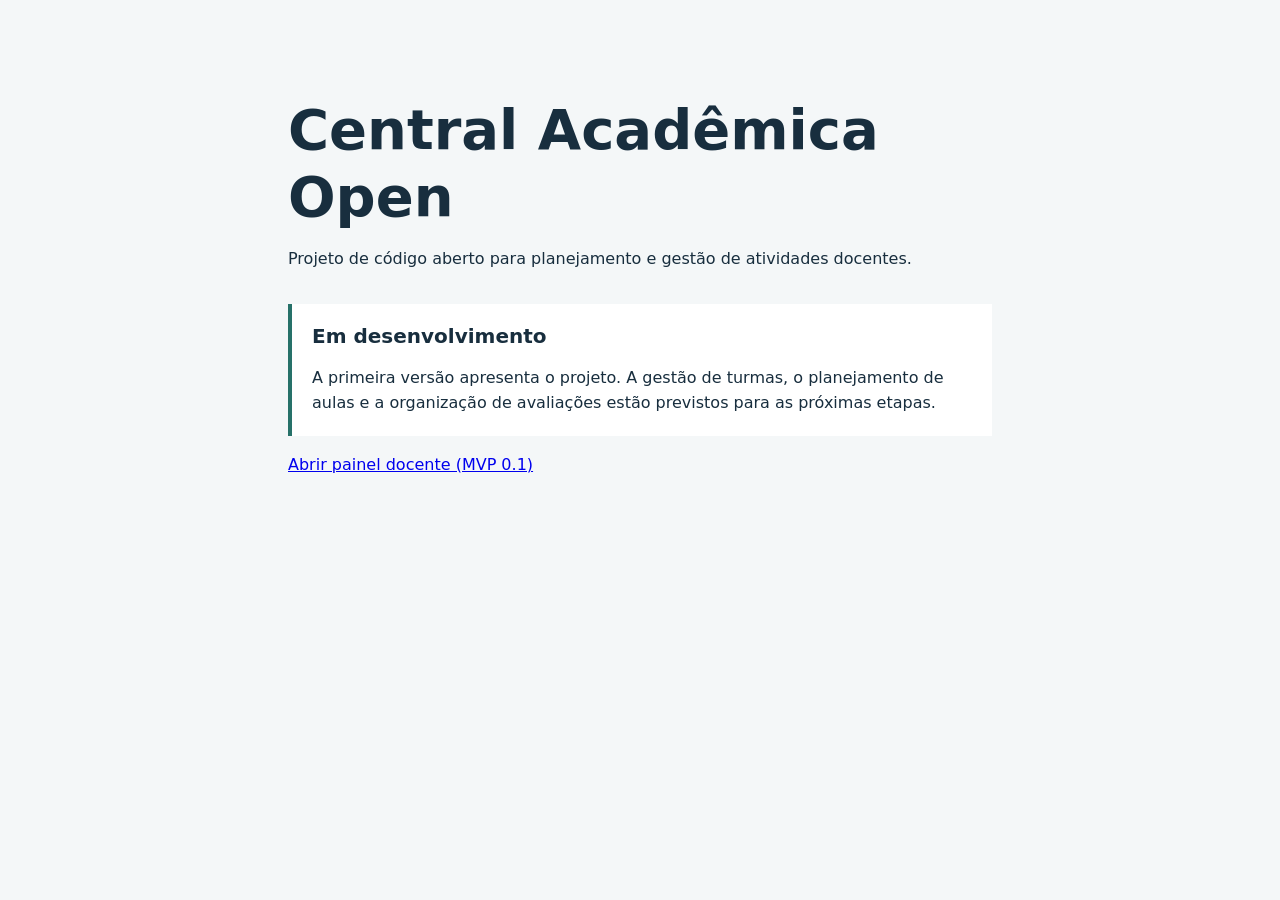
<file: web/index.html>
<!doctype html>
<html lang="pt-BR">
  <head>
    <meta charset="utf-8">
    <meta name="viewport" content="width=device-width, initial-scale=1">
    <title>Central Acadêmica Open</title>
    <link rel="stylesheet" href="assets/css/main.css">
  </head>
  <body>
    <main class="welcome">
      <h1>Central Acadêmica Open</h1>
      <p>Projeto de código aberto para planejamento e gestão de atividades docentes.</p>

      <section aria-labelledby="stage-heading">
        <h2 id="stage-heading">Em desenvolvimento</h2>
        <p>A primeira versão apresenta o projeto. A gestão de turmas, o planejamento de aulas e a organização de avaliações estão previstos para as próximas etapas.</p>
      </section>
      <p><a href="app.html">Abrir painel docente (MVP 0.1)</a></p>
    </main>
  </body>
</html>
</file>
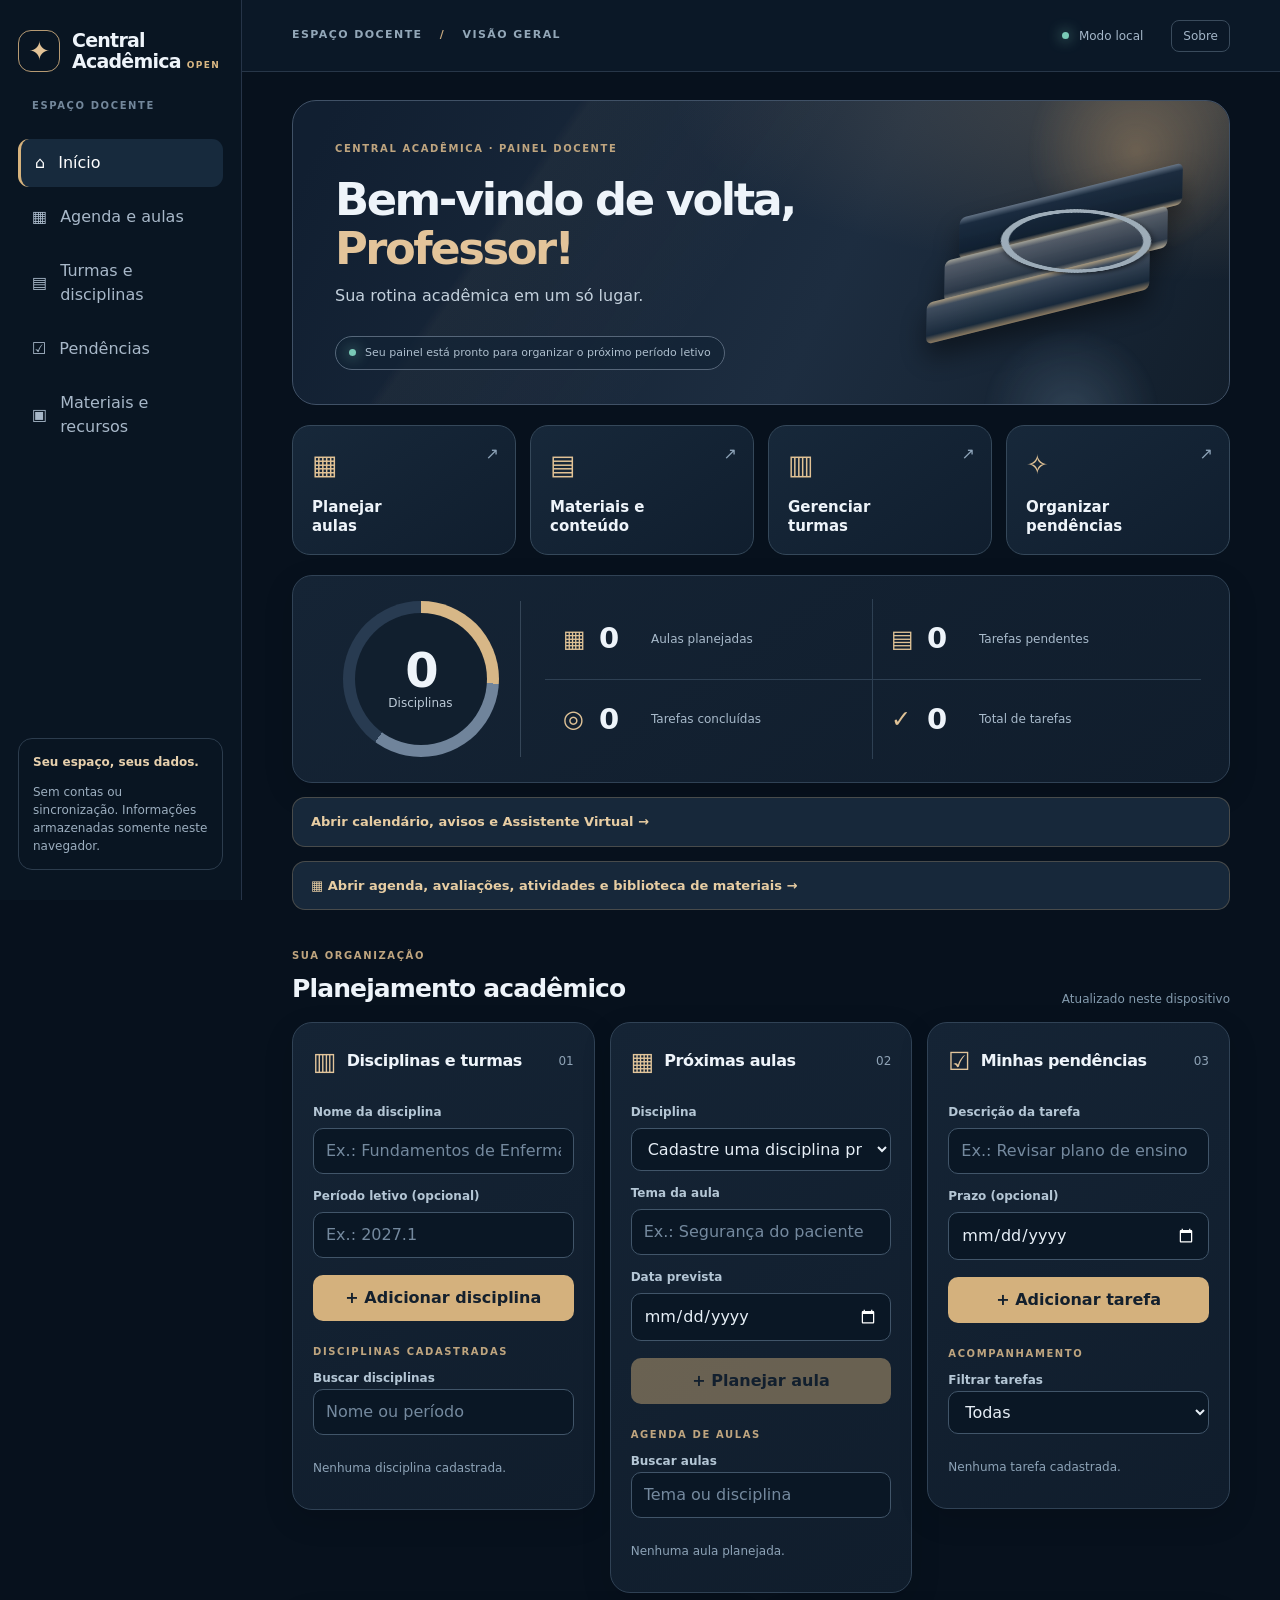
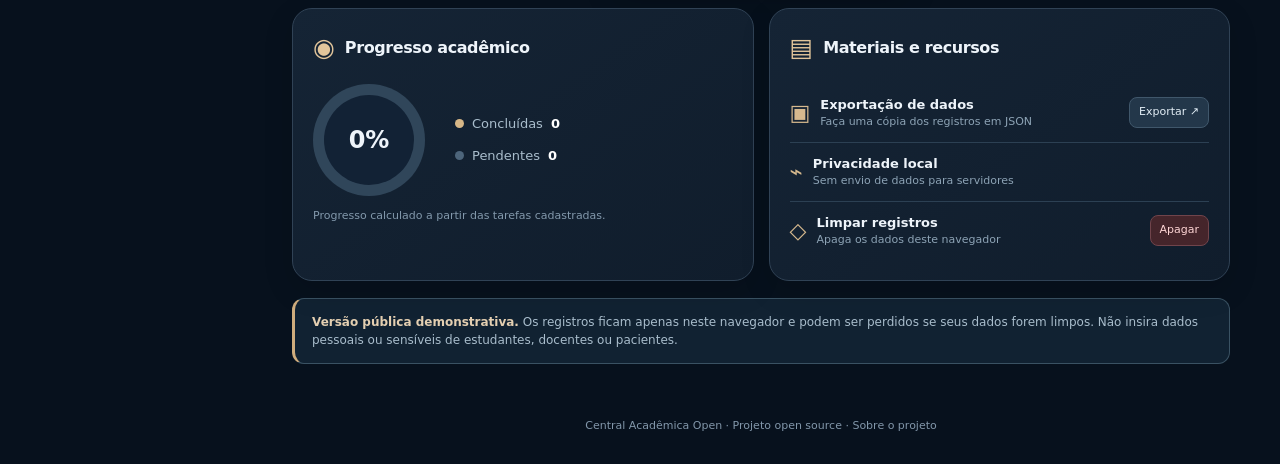
<file: web/app.html>
<!doctype html>
<html lang="pt-BR"><head><meta charset="utf-8"><meta name="viewport" content="width=device-width, initial-scale=1"><meta name="theme-color" content="#0b1422">
<title>Central Acadêmica Open | Painel docente</title>
<link rel="stylesheet" href="assets/css/app.css?v=20261119-mobile-fix1"><script src="assets/js/app.js?v=20261119-mobile-fix1" defer></script></head>
<body><a class="skip" href="#conteudo">Pular para o conteúdo</a>
<div class="shell">
<aside class="sidebar" aria-label="Navegação principal">
<a class="brand" href="index.html"><span class="brand-mark">✦</span><span>Central<br>Acadêmica <small>OPEN</small></span></a>
<div class="side-label">ESPAÇO DOCENTE</div>
<nav class="side-nav"><a class="active" href="#inicio">⌂ <span>Início</span></a><a href="modulos.html#agenda">▦ <span>Agenda e aulas</span></a><a href="#disciplinas">▤ <span>Turmas e disciplinas</span></a><a href="#tarefas">☑ <span>Pendências</span></a><a href="modulos.html#materiais">▣ <span>Materiais e recursos</span></a></nav>
<div class="side-note"><strong>Seu espaço, seus dados.</strong><p>Sem contas ou sincronização. Informações armazenadas somente neste navegador.</p></div>
</aside>
<div class="workspace">
<header class="topbar"><div class="mobile-brand">✦ Central Acadêmica <span>OPEN</span></div><div class="crumb">ESPAÇO DOCENTE <span>/</span> VISÃO GERAL</div><div class="top-actions"><span class="privacy-dot"></span> Modo local <a href="index.html" title="Sobre o projeto">Sobre</a></div></header>
<main id="conteudo">
<section id="inicio" class="hero" aria-labelledby="hero-title"><div class="hero-content"><span class="eyebrow">CENTRAL ACADÊMICA · PAINEL DOCENTE</span><h1 id="hero-title">Bem-vindo de volta,<br><em>Professor!</em></h1><p>Sua rotina acadêmica em um só lugar.</p><div class="hero-pill"><span class="pulse"></span> Seu painel está pronto para organizar o próximo período letivo</div></div><div class="hero-art" aria-hidden="true"><div class="orb orb-a"></div><div class="orb orb-b"></div><div class="book book-1"></div><div class="book book-2"></div><div class="book book-3"></div><div class="book-line"></div></div></section>
<section class="quick" aria-label="Acesso rápido"><a href="calendario.html" class="quick-card"><span class="quick-icon">▦</span><strong>Planejar<br>aulas</strong><span class="quick-arrow">↗</span></a><a href="modulos.html#materiais" class="quick-card"><span class="quick-icon">▤</span><strong>Materiais e<br>conteúdo</strong><span class="quick-arrow">↗</span></a><a href="#disciplinas" class="quick-card"><span class="quick-icon">▥</span><strong>Gerenciar<br>turmas</strong><span class="quick-arrow">↗</span></a><a href="calendario.html#avisos" class="quick-card"><span class="quick-icon">✧</span><strong>Organizar<br>pendências</strong><span class="quick-arrow">↗</span></a></section>
<section class="overview panel" aria-label="Resumo acadêmico"><div class="overview-head"><div class="ring"><div class="ring-inner"><strong id="count-disc">0</strong><span>Disciplinas</span></div></div></div><div class="overview-grid"><div><span class="metric-icon">▦</span><strong id="count-lessons">0</strong><span>Aulas planejadas</span></div><div><span class="metric-icon">▤</span><strong id="count-tasks">0</strong><span>Tarefas pendentes</span></div><div><span class="metric-icon">◎</span><strong id="count-done">0</strong><span>Tarefas concluídas</span></div><div><span class="metric-icon">✓</span><strong id="count-total-tasks">0</strong><span>Total de tarefas</span></div></div></section>
<div class="module-link"><a href="calendario.html">Abrir calendário, avisos e Assistente Virtual →</a></div><div class="module-link"><a href="modulos.html">▦ Abrir agenda, avaliações, atividades e biblioteca de materiais →</a></div><div class="section-heading"><div><span class="eyebrow">SUA ORGANIZAÇÃO</span><h2>Planejamento acadêmico</h2></div><span class="section-hint">Atualizado neste dispositivo</span></div>
<div class="columns">
<section class="panel module" id="disciplinas" aria-labelledby="disciplinas-title"><div class="module-title"><div><span class="module-icon">▥</span><h3 id="disciplinas-title">Disciplinas e turmas</h3></div><span class="module-tag">01</span></div>
<form id="form-disc"><label for="disc-name">Nome da disciplina</label><input id="disc-name" name="name" required maxlength="100" placeholder="Ex.: Fundamentos de Enfermagem"><label for="disc-term">Período letivo (opcional)</label><input id="disc-term" name="term" maxlength="60" placeholder="Ex.: 2027.1"><button type="submit">+ Adicionar disciplina</button></form><div class="list-head">DISCIPLINAS CADASTRADAS</div><label for="filter-disc">Buscar disciplinas</label><input id="filter-disc" type="search" placeholder="Nome ou período"><ul id="disc-list" class="records" aria-live="polite"></ul></section>
<section class="panel module" id="aulas" aria-labelledby="aulas-title"><div class="module-title"><div><span class="module-icon">▦</span><h3 id="aulas-title">Próximas aulas</h3></div><span class="module-tag">02</span></div>
<form id="form-lesson"><label for="lesson-disc">Disciplina</label><select id="lesson-disc" required></select><label for="lesson-title">Tema da aula</label><input id="lesson-title" required maxlength="120" placeholder="Ex.: Segurança do paciente"><label for="lesson-date">Data prevista</label><input id="lesson-date" type="date" required><button type="submit">+ Planejar aula</button></form><div class="list-head">AGENDA DE AULAS</div><label for="filter-lesson">Buscar aulas</label><input id="filter-lesson" type="search" placeholder="Tema ou disciplina"><ul id="lesson-list" class="records" aria-live="polite"></ul></section>
<section class="panel module" id="tarefas" aria-labelledby="tarefas-title"><div class="module-title"><div><span class="module-icon">☑</span><h3 id="tarefas-title">Minhas pendências</h3></div><span class="module-tag">03</span></div>
<form id="form-task"><label for="task-title">Descrição da tarefa</label><input id="task-title" required maxlength="140" placeholder="Ex.: Revisar plano de ensino"><label for="task-date">Prazo (opcional)</label><input id="task-date" type="date"><button type="submit">+ Adicionar tarefa</button></form><div class="list-head">ACOMPANHAMENTO</div><label for="filter-task">Filtrar tarefas</label><select id="filter-task"><option value="all">Todas</option><option value="pending">Pendentes</option><option value="done">Concluídas</option></select><ul id="task-list" class="records" aria-live="polite"></ul></section>
</div>
<div class="secondary-grid"><section class="panel info-panel"><div class="module-title"><div><span class="module-icon">◉</span><h3>Progresso acadêmico</h3></div></div><div class="progress-content"><div class="progress-ring" id="progress-ring"><strong id="progress-percent">0%</strong></div><div class="progress-legend"><span><i class="dot complete"></i> Concluídas <strong id="progress-done">0</strong></span><span><i class="dot pending"></i> Pendentes <strong id="progress-pending">0</strong></span></div></div><p class="micro">Progresso calculado a partir das tarefas cadastradas.</p></section>
<section class="panel info-panel" id="recursos"><div class="module-title"><div><span class="module-icon">▤</span><h3>Materiais e recursos</h3></div></div><div class="resource-row"><span>▣</span><div><strong>Exportação de dados</strong><small>Faça uma cópia dos registros em JSON</small></div><button id="export" type="button" class="small-btn">Exportar ↗</button></div><div class="resource-row"><span>⌁</span><div><strong>Privacidade local</strong><small>Sem envio de dados para servidores</small></div></div><div class="resource-row"><span>◇</span><div><strong>Limpar registros</strong><small>Apaga os dados deste navegador</small></div><button id="clear" type="button" class="small-btn danger">Apagar</button></div></section></div>
<section class="notice" aria-label="Privacidade"><strong>Versão pública demonstrativa.</strong> Os registros ficam apenas neste navegador e podem ser perdidos se seus dados forem limpos. Não insira dados pessoais ou sensíveis de estudantes, docentes ou pacientes.</section>
<p id="feedback" class="sr-only" role="status" aria-live="polite"></p>
</main><footer>Central Acadêmica Open · Projeto open source · <a href="index.html">Sobre o projeto</a></footer>
<nav class="bottom-nav" aria-label="Navegação móvel"><a href="#inicio"><span>⌂</span>Início</a><a href="calendario.html"><span>▦</span>Calendário</a><a href="#aulas"><span>▦</span>Aulas</a><a href="#disciplinas"><span>▥</span>Turmas</a><a href="#tarefas"><span>☑</span>Tarefas</a><a href="#recursos"><span>▣</span>Mais</a></nav>
</div></div></body></html>
</file>
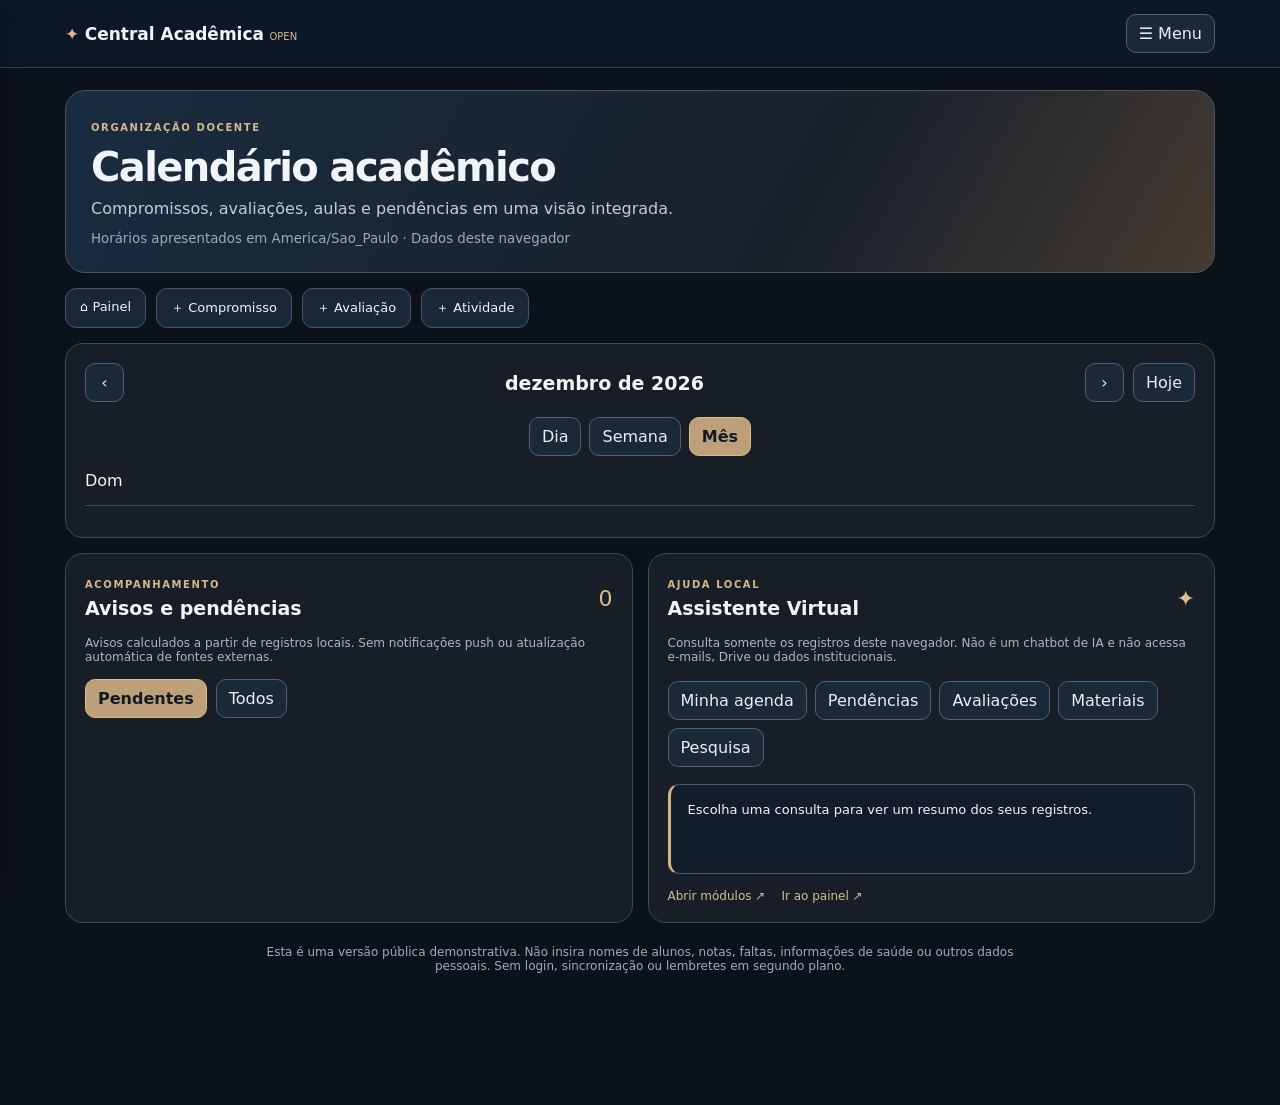
<file: web/calendario.html>
<!doctype html><html lang="pt-BR"><head><meta charset="utf-8"><meta name="viewport" content="width=device-width,initial-scale=1"><meta name="theme-color" content="#101827"><title>Calendário e avisos | Central Acadêmica Open</title><link rel="stylesheet" href="assets/css/calendar.css?v=1"><script src="assets/js/calendar.js?v=1" defer></script></head><body><a class="skip" href="#main">Pular para conteúdo</a><header><a href="app.html" class="logo">✦ <strong>Central Acadêmica</strong> <small>OPEN</small></a><button id="menu-toggle" type="button" aria-controls="drawer" aria-expanded="false">☰ Menu</button></header><div id="overlay" hidden></div><nav id="drawer" aria-label="Menu principal" inert><button id="menu-close" type="button">Fechar ×</button><a href="app.html">Início</a><a href="calendario.html">Calendário</a><a href="modulos.html#agenda">Agenda e avaliações</a><a href="modulos.html#atividades">Atividades</a><a href="modulos.html#materiais">Materiais</a><a href="#assistente">Assistente Virtual</a></nav><main id="main"><section class="intro"><span class="eyebrow">ORGANIZAÇÃO DOCENTE</span><h1>Calendário acadêmico</h1><p>Compromissos, avaliações, aulas e pendências em uma visão integrada.</p><small>Horários apresentados em America/Sao_Paulo · Dados deste navegador</small></section><div class="quick"><a href="app.html">⌂ Painel</a><a href="modulos.html#agenda">＋ Compromisso</a><a href="modulos.html#avaliacoes">＋ Avaliação</a><a href="modulos.html#atividades">＋ Atividade</a></div><section class="panel calendar" aria-labelledby="month-label"><div class="calendar-top"><button id="prev" type="button" aria-label="Mês anterior">‹</button><h2 id="month-label"></h2><button id="next" type="button" aria-label="Próximo mês">›</button><button id="today" type="button">Hoje</button></div><div class="view-controls" role="group" aria-label="Modo de visualização"><button type="button" data-view="day">Dia</button><button type="button" data-view="week">Semana</button><button type="button" data-view="month" aria-pressed="true">Mês</button></div><div id="calendar-grid" class="calendar-grid" aria-label="Calendário"></div><div id="day-events" class="day-events" aria-live="polite"></div></section><div class="two"><section class="panel" id="avisos"><div class="section-heading"><div><span class="eyebrow">ACOMPANHAMENTO</span><h2>Avisos e pendências</h2></div><span id="notice-count" class="counter">0</span></div><p class="hint">Avisos calculados a partir de registros locais. Sem notificações push ou atualização automática de fontes externas.</p><div class="notice-actions"><button type="button" id="show-pending" aria-pressed="true">Pendentes</button><button type="button" id="show-all" aria-pressed="false">Todos</button></div><ul id="notice-list" class="records"></ul></section><section class="panel" id="assistente"><div class="section-heading"><div><span class="eyebrow">AJUDA LOCAL</span><h2>Assistente Virtual</h2></div><span class="assistant-symbol">✦</span></div><p class="hint">Consulta somente os registros deste navegador. Não é um chatbot de IA e não acessa e-mails, Drive ou dados institucionais.</p><div class="assistant-actions"><button type="button" data-ask="agenda">Minha agenda</button><button type="button" data-ask="pendencias">Pendências</button><button type="button" data-ask="avaliacoes">Avaliações</button><button type="button" data-ask="materiais">Materiais</button><button type="button" data-ask="pesquisa">Pesquisa</button></div><div id="assistant-output" role="status" aria-live="polite" class="assistant-output">Escolha uma consulta para ver um resumo dos seus registros.</div><div class="assistant-links"><a href="modulos.html">Abrir módulos ↗</a><a href="app.html">Ir ao painel ↗</a></div></section></div><p class="privacy">Esta é uma versão pública demonstrativa. Não insira nomes de alunos, notas, faltas, informações de saúde ou outros dados pessoais. Sem login, sincronização ou lembretes em segundo plano.</p></main><dialog id="event-dialog" aria-labelledby="event-title"><div class="dialog-top"><h2 id="event-title">Detalhes</h2><button id="dialog-close" type="button" aria-label="Fechar">×</button></div><div id="event-detail"></div><button id="dialog-ok" type="button">Entendi</button></dialog><nav class="bottom" aria-label="Navegação inferior"><a href="app.html">⌂<span>Início</span></a><a href="calendario.html">▦<span>Calendário</span></a><a href="modulos.html#agenda">＋<span>Agenda</span></a><a href="#avisos">◉<span>Avisos</span></a><a href="#assistente">✦<span>Assistente</span></a></nav></body></html>
</file>
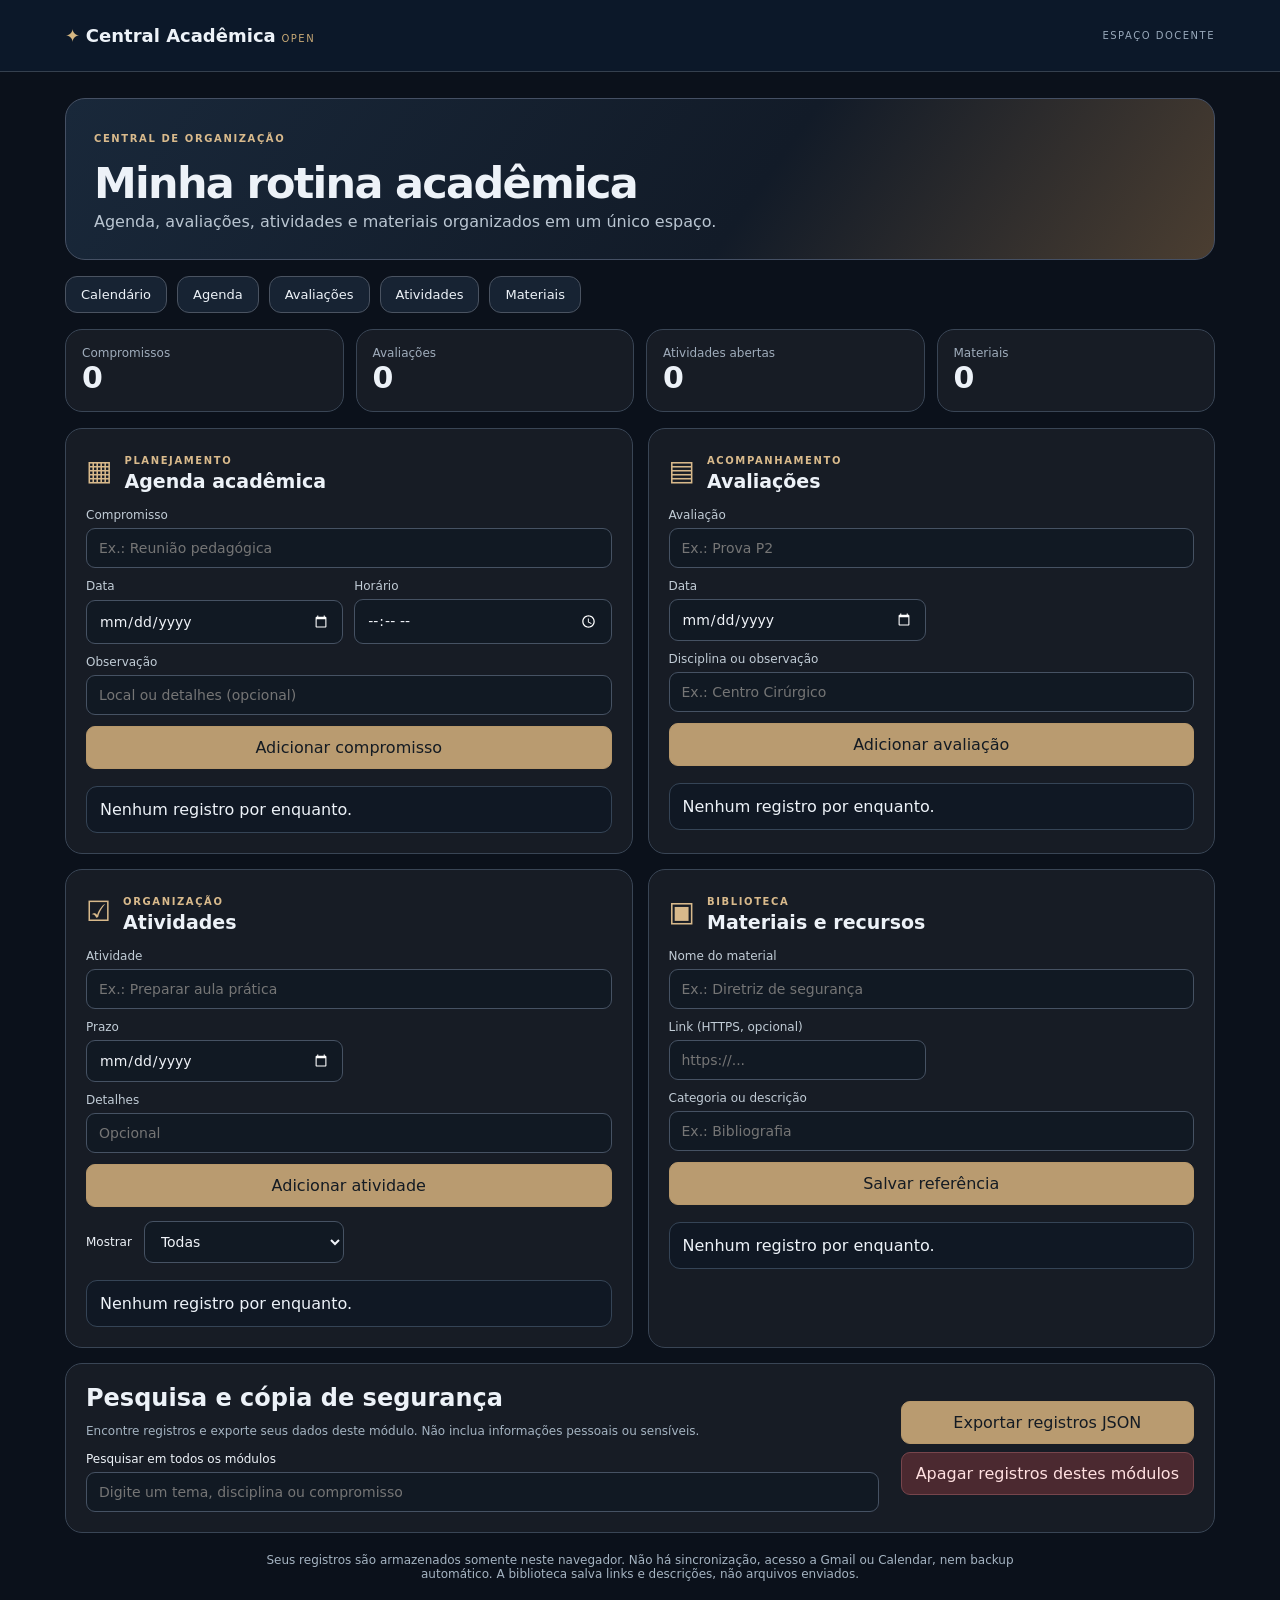
<file: web/modulos.html>
<!doctype html><html lang="pt-BR"><head><meta charset="utf-8"><meta name="viewport" content="width=device-width,initial-scale=1"><meta name="theme-color" content="#101827"><title>Agenda e recursos | Central Acadêmica Open</title><link rel="stylesheet" href="assets/css/modules.css?v=1"><script src="assets/js/modules.js?v=1" defer></script></head><body>
<header><a class="brand" href="app.html">✦ <strong>Central Acadêmica</strong> <small>OPEN</small></a><span>ESPAÇO DOCENTE</span></header>
<main><div class="intro"><span class="eyebrow">CENTRAL DE ORGANIZAÇÃO</span><h1>Minha rotina acadêmica</h1><p>Agenda, avaliações, atividades e materiais organizados em um único espaço.</p></div>
<nav class="tabs" aria-label="Módulos"><a href="calendario.html">Calendário</a><a href="#agenda">Agenda</a><a href="#avaliacoes">Avaliações</a><a href="#atividades">Atividades</a><a href="#materiais">Materiais</a></nav>
<section class="summary" aria-label="Resumo"><article><span>Compromissos</span><strong id="n-agenda">0</strong></article><article><span>Avaliações</span><strong id="n-avaliacoes">0</strong></article><article><span>Atividades abertas</span><strong id="n-atividades">0</strong></article><article><span>Materiais</span><strong id="n-materiais">0</strong></article></section>
<div class="layout">
<section class="panel" id="agenda"><div class="heading"><span class="symbol">▦</span><div><small>PLANEJAMENTO</small><h2>Agenda acadêmica</h2></div></div><form data-kind="agenda"><label>Compromisso<input name="title" maxlength="120" required placeholder="Ex.: Reunião pedagógica"></label><label>Data<input type="date" name="date" required></label><label>Horário<input type="time" name="time"></label><label>Observação<input name="detail" maxlength="160" placeholder="Local ou detalhes (opcional)"></label><button>Adicionar compromisso</button></form><ul id="list-agenda" class="entries"></ul></section>
<section class="panel" id="avaliacoes"><div class="heading"><span class="symbol">▤</span><div><small>ACOMPANHAMENTO</small><h2>Avaliações</h2></div></div><form data-kind="avaliacoes"><label>Avaliação<input name="title" maxlength="120" required placeholder="Ex.: Prova P2"></label><label>Data<input type="date" name="date" required></label><label>Disciplina ou observação<input name="detail" maxlength="160" placeholder="Ex.: Centro Cirúrgico"></label><button>Adicionar avaliação</button></form><ul id="list-avaliacoes" class="entries"></ul></section>
<section class="panel" id="atividades"><div class="heading"><span class="symbol">☑</span><div><small>ORGANIZAÇÃO</small><h2>Atividades</h2></div></div><form data-kind="atividades"><label>Atividade<input name="title" maxlength="120" required placeholder="Ex.: Preparar aula prática"></label><label>Prazo<input type="date" name="date"></label><label>Detalhes<input name="detail" maxlength="160" placeholder="Opcional"></label><button>Adicionar atividade</button></form><div class="filter"><label for="activity-filter">Mostrar</label><select id="activity-filter"><option value="all">Todas</option><option value="open">Em andamento</option><option value="done">Concluídas</option></select></div><ul id="list-atividades" class="entries"></ul></section>
<section class="panel" id="materiais"><div class="heading"><span class="symbol">▣</span><div><small>BIBLIOTECA</small><h2>Materiais e recursos</h2></div></div><form data-kind="materiais"><label>Nome do material<input name="title" maxlength="120" required placeholder="Ex.: Diretriz de segurança"></label><label>Link (HTTPS, opcional)<input name="url" type="url" placeholder="https://..."></label><label>Categoria ou descrição<input name="detail" maxlength="160" placeholder="Ex.: Bibliografia"></label><button>Salvar referência</button></form><ul id="list-materiais" class="entries"></ul></section>
</div>
<section class="panel utility"><div><h2>Pesquisa e cópia de segurança</h2><p>Encontre registros e exporte seus dados deste módulo. Não inclua informações pessoais ou sensíveis.</p><label for="search">Pesquisar em todos os módulos</label><input id="search" type="search" placeholder="Digite um tema, disciplina ou compromisso"></div><div class="utility-buttons"><button id="backup" type="button">Exportar registros JSON</button><button id="erase" type="button" class="danger">Apagar registros destes módulos</button></div></section>
<p class="privacy">Seus registros são armazenados somente neste navegador. Não há sincronização, acesso a Gmail ou Calendar, nem backup automático. A biblioteca salva links e descrições, não arquivos enviados.</p><p id="status" role="status" aria-live="polite" class="sr-only"></p>
</main><nav class="bottom" aria-label="Navegação móvel"><a href="app.html">⌂<span>Início</span></a><a href="calendario.html">▦<span>Calendário</span></a><a href="#agenda">▦<span>Agenda</span></a><a href="#avaliacoes">▤<span>Avaliações</span></a><a href="#atividades">☑<span>Atividades</span></a><a href="#materiais">▣<span>Materiais</span></a></nav></body></html>
</file>
<file: web/assets/css/main.css>
:root {
  color-scheme: light;
  font-family: system-ui, sans-serif;
  line-height: 1.6;
  color: #182e3e;
  background: #f4f7f8;
}

body {
  margin: 0;
}

.welcome {
  max-width: 44rem;
  margin-inline: auto;
  padding: clamp(2rem, 9vw, 6rem) 1.5rem;
}

h1,
h2 {
  line-height: 1.2;
}

h1 {
  margin: 0;
  font-size: clamp(2rem, 6vw, 3.5rem);
}

section {
  margin-block-start: 2rem;
  padding: 1.25rem;
  border-inline-start: 0.25rem solid #267169;
  background: #fff;
}

h2 {
  margin-block-start: 0;
  font-size: 1.25rem;
}

section p {
  margin-block-end: 0;
}
</file>
<file: web/assets/css/app.css>
:root{font-family:Inter,ui-sans-serif,system-ui,-apple-system,"Segoe UI",sans-serif;color:#eef4fa;background:#07111d;line-height:1.5;color-scheme:dark;scroll-behavior:smooth}*{box-sizing:border-box}body{margin:0}a{color:inherit;text-decoration:none}button,input,select{font:inherit}button,a,input,select{touch-action:manipulation}button{cursor:pointer}.skip{position:absolute;top:-100px;left:1rem;background:white;color:#111;padding:.6rem;z-index:30}.skip:focus{top:1rem}.shell{min-height:100vh;display:grid;grid-template-columns:242px minmax(0,1fr)}.sidebar{background:#091522;border-right:1px solid #263448;padding:30px 18px;position:sticky;top:0;height:100vh;display:flex;flex-direction:column;gap:26px}.brand{display:flex;align-items:center;gap:12px;font-size:19px;font-weight:800;line-height:1.1;letter-spacing:-.04em}.brand-mark{display:grid;place-items:center;width:42px;height:42px;border:1px solid #b69a73;border-radius:13px;color:#e3c397;font-size:26px}.brand small{color:#d9b783;font-size:9px;letter-spacing:.15em}.side-label,.eyebrow,.list-head{font-size:10px;letter-spacing:.16em;font-weight:800;color:#bfa57f}.side-label{padding:0 14px;color:#73879b}.side-nav{display:grid;gap:6px}.side-nav a{padding:12px 14px;border-radius:11px;color:#a8b8c9;display:flex;gap:13px;align-items:center}.side-nav a:first-letter{font-size:19px}.side-nav a.active,.side-nav a:hover{background:#172a3d;color:#fff}.side-nav a.active{border-left:3px solid #d7b37d}.side-note{margin-top:auto;border:1px solid #2c3c4d;border-radius:14px;padding:14px;color:#9caebf;font-size:12px}.side-note strong{color:#e7d0ad}.side-note p{margin-bottom:0}.workspace{min-width:0}.topbar{height:72px;display:flex;align-items:center;justify-content:space-between;padding:0 clamp(18px,4vw,50px);border-bottom:1px solid #273648;background:#0b1827}.crumb{font-size:11px;font-weight:800;letter-spacing:.13em;color:#93a7b8}.crumb span{margin:0 12px;color:#c9ab80}.top-actions{display:flex;align-items:center;gap:10px;color:#a4b6c8;font-size:12px}.top-actions a{margin-left:18px;border:1px solid #3a4b5c;padding:6px 11px;border-radius:8px}.privacy-dot,.pulse{width:7px;height:7px;border-radius:50%;background:#79c9b6;display:inline-block;box-shadow:0 0 14px #79c9b6}.mobile-brand{display:none}main{max-width:1320px;margin:auto;padding:28px clamp(18px,4vw,50px) 40px}.hero{position:relative;overflow:hidden;min-height:280px;border:1px solid #405166;border-radius:24px;background:linear-gradient(115deg,#111f31 4%,#1d2d40 58%,#121e2b);display:flex;align-items:center;padding:34px 42px;isolation:isolate}.hero:before{content:"";position:absolute;inset:0;background:linear-gradient(125deg,transparent 25%,#e2c1940a 26%,transparent 49%),radial-gradient(ellipse at 100% 0,#c7a57b44,transparent 42%);z-index:-1}.hero-content{position:relative;z-index:2}.hero h1{font-size:clamp(29px,3.5vw,51px);line-height:1.1;letter-spacing:-.055em;margin:16px 0 10px}.hero h1 em{font-style:normal;color:#e3c49a}.hero p{color:#c3d0dc;font-size:16px;margin:0}.hero-pill{display:inline-flex;align-items:center;gap:9px;margin-top:28px;border:1px solid #566679;background:#122235a8;padding:8px 13px;border-radius:30px;color:#aebfce;font-size:11px}.hero-art{position:absolute;right:3%;top:0;width:40%;height:100%;opacity:.85}.orb{position:absolute;border-radius:50%;filter:blur(2px)}.orb-a{width:220px;height:220px;background:radial-gradient(circle,#bd986b77,transparent 70%);right:-45px;top:-60px}.orb-b{width:180px;height:180px;background:radial-gradient(circle,#7290aa55,transparent 70%);right:40px;bottom:-100px}.book{position:absolute;width:230px;height:40px;right:15px;transform:rotate(-14deg) skewX(-15deg);border-radius:6px;background:linear-gradient(180deg,#718194,#192b40 18%,#102031 85%,#c6b18d 100%);box-shadow:0 14px 25px #0008}.book-1{top:90px}.book-2{top:133px;right:30px;background:linear-gradient(180deg,#b9b7a9,#5c6470 15%,#303d4d 80%,#d0c2a6)}.book-3{top:175px;right:48px;background:linear-gradient(180deg,#c4b08d,#465465 15%,#1a2b3d 80%,#a48c6a)}.book-line{position:absolute;right:50px;top:65px;width:150px;height:150px;border:8px solid #b5c5d0;border-radius:50%;transform:rotateX(65deg) rotate(-18deg);box-shadow:0 4px 9px #0009}.quick{display:grid;grid-template-columns:repeat(4,minmax(0,1fr));gap:14px;margin:20px 0}.quick-card{position:relative;background:linear-gradient(145deg,#17283a,#101e2e);border:1px solid #35485a;border-radius:18px;min-height:130px;padding:19px;display:flex;flex-direction:column;justify-content:space-between;transition:transform .2s,border-color .2s}.quick-card:hover{transform:translateY(-3px);border-color:#c2a27a}.quick-icon{font-size:27px;color:#e1c295}.quick-card strong{font-size:15px;line-height:1.22}.quick-arrow{position:absolute;right:16px;top:16px;color:#8da3b8}.panel{border:1px solid #304255;background:linear-gradient(145deg,#152435,#101d2c);border-radius:20px;box-shadow:0 10px 30px #0002}.overview{padding:23px 28px;display:grid;grid-template-columns:200px 1fr;gap:24px;align-items:center}.overview-head{display:flex;justify-content:center;border-right:1px solid #354658}.ring{width:156px;height:156px;border-radius:50%;padding:12px;background:conic-gradient(#d7b787 0 26%,#70849b 26% 60%,#283b51 60% 100%)}.ring-inner{height:100%;border-radius:50%;background:#111f2e;display:flex;flex-direction:column;justify-content:center;align-items:center}.ring strong{font-size:48px;line-height:1;letter-spacing:-.06em}.ring span{font-size:12px;color:#bdcbd8}.overview-grid{display:grid;grid-template-columns:1fr 1fr}.overview-grid>div{display:grid;grid-template-columns:28px 44px 1fr;align-items:center;gap:8px;padding:18px;border-bottom:1px solid #2e4053}.overview-grid>div:nth-last-child(-n+2){border-bottom:0}.overview-grid>div:nth-child(odd){border-right:1px solid #2e4053}.overview-grid strong{font-size:29px}.overview-grid span:last-child{color:#a8bacb;font-size:12px}.metric-icon{color:#dfc296;font-size:24px}.section-heading{display:flex;justify-content:space-between;align-items:end;margin:32px 0 14px}.section-heading h2{margin:4px 0 0;font-size:25px;letter-spacing:-.035em}.section-hint{color:#849bae;font-size:12px}.columns{display:grid;grid-template-columns:repeat(3,minmax(0,1fr));gap:15px;align-items:start}.module,.info-panel{padding:20px;min-width:0}.module-title{display:flex;align-items:center;justify-content:space-between;gap:8px;margin-bottom:17px}.module-title>div{display:flex;align-items:center;gap:10px}.module-title h3{font-size:16px;margin:0;letter-spacing:-.025em}.module-icon{color:#e2c59b;font-size:25px}.module-tag{color:#8fa3b6;font-size:12px}.module form{display:grid;gap:7px}.module label{font-size:12px;font-weight:650;color:#b4c6d5;margin-top:6px}.module input,.module select{width:100%;min-width:0;border:1px solid #415569;border-radius:10px;background:#0a1725;color:#e7eff7;padding:10px 12px;min-height:43px}.module input::placeholder{color:#74899e}.module form>button{background:#d4b17d;color:#14202d;border:0;border-radius:10px;padding:11px;margin-top:10px;font-weight:800}.list-head{margin:23px 0 6px;font-size:10px;color:#bfa57f}.records{padding:0;margin:12px 0 0;list-style:none;display:grid;gap:9px}.record{background:#0b1928;border:1px solid #304458;border-radius:12px;padding:12px;overflow-wrap:anywhere}.record-title{font-size:13px;font-weight:750}.record small{display:block;font-size:11px;color:#95abbd;margin-top:4px}.record-actions{display:flex;gap:6px;flex-wrap:wrap;margin-top:10px}.record-actions button,.small-btn{font-size:11px;background:#23374a;border:1px solid #40576b;color:#e3eef6;padding:6px 9px;border-radius:8px;margin:0}.record-actions button.danger,.small-btn.danger{background:#45252b;color:#ffd6d6;border-color:#70444b}.record.done .record-title{text-decoration:line-through;color:#8799a8}.empty{color:#8da3b7;font-size:12px;padding:12px 0}.secondary-grid{display:grid;grid-template-columns:1fr 1fr;gap:15px;margin-top:15px}.progress-content{display:flex;align-items:center;gap:30px}.progress-ring{width:112px;height:112px;border-radius:50%;background:conic-gradient(#d7b787 var(--progress,0%),#30465a 0);padding:11px;display:grid;place-items:center;flex-shrink:0}.progress-ring strong{display:grid;place-items:center;background:#122235;border-radius:50%;width:100%;height:100%;font-size:24px}.progress-legend{display:grid;gap:12px;font-size:13px;color:#a9bdcc}.progress-legend span{display:flex;align-items:center;gap:8px}.progress-legend strong{color:#fff}.dot{display:inline-block;width:9px;height:9px;border-radius:50%}.dot.complete{background:#d7b787}.dot.pending{background:#4d657b}.micro{font-size:11px;color:#8399ac;margin:12px 0 0}.resource-row{display:flex;gap:10px;align-items:center;padding:11px 0;border-bottom:1px solid #2c4053}.resource-row:last-child{border-bottom:0}.resource-row>span{font-size:22px;color:#d6b98e}.resource-row>div{flex:1;min-width:0}.resource-row strong,.resource-row small{display:block}.resource-row strong{font-size:13px}.resource-row small{font-size:11px;color:#8da3b5}.notice{margin-top:17px;padding:14px 17px;border:1px solid #3a5263;border-left:3px solid #d0ad7d;background:#112232;border-radius:12px;font-size:12px;color:#a9bdcc}.notice strong{color:#e4cfb1}footer{color:#8297aa;text-align:center;padding:14px 16px 30px;font-size:11px}.bottom-nav{display:none}.sr-only{position:absolute;width:1px;height:1px;padding:0;margin:-1px;overflow:hidden;clip:rect(0,0,0,0);white-space:nowrap;border:0}button:focus-visible,a:focus-visible,input:focus-visible,select:focus-visible{outline:3px solid #e2bd86;outline-offset:3px}button:hover{filter:brightness(1.1)}button:disabled{opacity:.45;cursor:not-allowed}@media(max-width:1150px){.shell{grid-template-columns:200px minmax(0,1fr)}.columns{grid-template-columns:1fr 1fr}.columns>.module:last-child{grid-column:1/-1}}@media(max-width:760px){.shell{display:block}.sidebar{display:none}.topbar{height:62px;padding:0 17px}.crumb{display:none}.mobile-brand{display:block;font-size:15px;font-weight:800}.mobile-brand span{color:#d4b17d;font-size:10px}.top-actions{font-size:11px}.top-actions a{margin-left:3px}main{padding:14px 14px 85px}.hero{min-height:240px;padding:26px 22px}.hero h1{font-size:34px}.hero p{font-size:13px}.hero-art{right:-90px;width:75%;opacity:.3}.hero-pill{font-size:10px;max-width:240px}.quick{gap:9px;margin:12px 0}.quick-card{min-height:108px;padding:12px;border-radius:14px}.quick-icon{font-size:22px}.quick-card strong{font-size:11px}.quick-arrow{right:9px;top:8px}.overview{grid-template-columns:1fr;padding:16px;gap:12px}.overview-head{border-right:0;border-bottom:1px solid #304456;padding-bottom:15px}.ring{width:120px;height:120px}.ring strong{font-size:37px}.overview-grid>div{padding:11px 6px;grid-template-columns:22px 29px 1fr;gap:5px}.overview-grid strong{font-size:23px}.overview-grid span:last-child{font-size:10px}.metric-icon{font-size:18px}.columns{grid-template-columns:1fr}.columns>.module:last-child{grid-column:auto}.secondary-grid{grid-template-columns:1fr}.section-heading h2{font-size:22px}.section-hint{display:none}.bottom-nav{position:fixed;bottom:0;left:0;right:0;display:flex;justify-content:space-around;background:#0d1a29f5;backdrop-filter:blur(18px);border-top:1px solid #39495c;padding:8px 5px max(10px,env(safe-area-inset-bottom));z-index:20}.bottom-nav a{display:grid;justify-items:center;gap:2px;font-size:10px;color:#aabccb;min-width:52px}.bottom-nav a span{font-size:23px;color:#e0c294}footer{padding-bottom:18px}}@media(max-width:370px){.quick-card{padding:9px}.quick-card strong{font-size:10px}.hero h1{font-size:30px}}
.module-link{margin:14px 0;padding:14px 18px;background:#17283a;border:1px solid #b89b704d;border-radius:13px;color:#e7cda3;font-size:13px;font-weight:700}.module-link a{display:block}
</file>
<file: web/assets/css/calendar.css>
:root{font-family:Inter,system-ui,-apple-system,"Segoe UI",sans-serif;background:#0c121c;color:#f1f4f8;color-scheme:dark}*{box-sizing:border-box}html{scroll-behavior:smooth}body{margin:0}a{color:inherit;text-decoration:none}button{font:inherit;cursor:pointer}button:focus-visible,a:focus-visible{outline:3px solid #e5c89b;outline-offset:3px}.skip{position:absolute;top:-100px;left:10px;background:white;color:#111;padding:10px}.skip:focus{top:10px;z-index:50}header{display:flex;justify-content:space-between;align-items:center;height:68px;padding:0 max(16px,calc((100vw - 1150px)/2));background:#0c1828;border-bottom:1px solid #354253}.logo{font-size:17px}.logo:first-letter,.logo small{color:#dbba89}.logo small{font-size:10px}header button,.calendar button,.notice-actions button,.assistant-actions button{border:1px solid #526074;border-radius:10px;background:#1b2838;color:#e8eff6;padding:9px 12px}#overlay:not([hidden]){position:fixed;inset:0;background:#0009;z-index:20}#drawer{position:fixed;z-index:21;inset:0 auto 0 0;width:min(315px,85vw);padding:25px;background:#142031;box-shadow:12px 0 45px #0009;display:flex;flex-direction:column;gap:8px;transform:translateX(-110%);transition:transform .2s}#drawer.open{transform:translateX(0)}#drawer a{padding:14px;border-radius:10px;background:#1c2c3e}#menu-close{align-self:end;background:#273a4b;color:#fff;border:1px solid #647487;border-radius:9px;padding:8px}main{max-width:1186px;margin:auto;padding:22px 18px 110px}.intro{background:linear-gradient(120deg,#192c40,#19212b 65%,#453b31);border:1px solid #495565;border-radius:20px;padding:25px}.eyebrow{font-size:10px;letter-spacing:.16em;color:#d7b78b;font-weight:800}.intro h1{font-size:clamp(26px,4vw,40px);margin:9px 0;letter-spacing:-.04em}.intro p{color:#c2cdd8;margin:0 0 10px}.intro small{color:#9aaaba}.quick{display:flex;gap:10px;overflow-x:auto;padding:15px 0}.quick a{background:#192739;border:1px solid #47566b;padding:10px 14px;border-radius:11px;white-space:nowrap;font-size:13px}.panel{background:#181e28;border:1px solid #3e4959;border-radius:18px;padding:19px}.calendar-top{display:flex;align-items:center;gap:9px;justify-content:center}.calendar-top h2{text-align:center;flex:1;font-size:19px;margin:0}.calendar-top button{min-width:39px}.view-controls{display:flex;justify-content:center;gap:8px;margin:15px 0}.view-controls button[aria-pressed=true],.notice-actions button[aria-pressed=true]{background:#bda079;color:#111a24;border-color:#d9bb8e;font-weight:750}.calendar-grid{display:grid;grid-template-columns:repeat(7,minmax(0,1fr));gap:5px}.weekday{text-align:center;color:#b2c1ce;font-size:11px;font-weight:800;padding:9px 0}.day{border:1px solid #354559;background:#111c2b;color:#e7edf5;border-radius:9px;min-width:0;min-height:78px;text-align:left;padding:7px;display:flex;flex-direction:column;align-items:flex-start;gap:5px}.day.outside{opacity:.3}.day.selected{border-color:#e2bf8d;box-shadow:inset 0 0 0 1px #e2bf8d}.day.today{background:#273b4b}.day .number{font-size:13px;font-weight:750}.day .event-dot{font-size:10px;line-height:1.1;color:#dfc294;max-width:100%;overflow:hidden;text-overflow:ellipsis;white-space:nowrap}.day .more{font-size:10px;color:#91b8d1}.day-events{margin-top:15px;border-top:1px solid #38485a;padding-top:12px}.day-events h3{font-size:14px;margin:0 0 9px}.event-item{display:flex;justify-content:space-between;gap:10px;padding:10px;border:1px solid #37475b;border-radius:9px;margin:7px 0}.event-item button{font-size:12px}.two{display:grid;grid-template-columns:1fr 1fr;gap:15px;margin-top:15px}.section-heading{display:flex;align-items:center;justify-content:space-between}.section-heading h2{font-size:19px;margin:5px 0}.counter,.assistant-symbol{color:#ddbd8d;font-size:22px}.hint{font-size:12px;color:#a7b8c7}.notice-actions{display:flex;gap:9px;margin:15px 0}.records{list-style:none;padding:0;display:grid;gap:9px}.records li{border:1px solid #39495a;border-radius:10px;background:#101a28;padding:12px}.records strong{display:block;font-size:13px}.records small{color:#a2b4c3;display:block;margin:5px 0}.records button{background:#2c4052;color:#f1f3f6;border:1px solid #506276;border-radius:8px;padding:6px 10px;margin:4px 5px 0 0}.assistant-actions{display:flex;flex-wrap:wrap;gap:8px;margin:17px 0}.assistant-output{padding:17px;border:1px solid #4a5566;border-left:3px solid #d3b285;border-radius:11px;white-space:pre-line;background:#121d2b;font-size:13px;min-height:90px}.assistant-links{display:flex;gap:16px;margin-top:15px;font-size:12px;color:#d6bd94}.privacy{text-align:center;color:#9baebd;font-size:12px;margin:22px auto;max-width:750px}.bottom{display:none}dialog{width:min(430px,calc(100vw - 28px));background:#172434;color:#fff;border:1px solid #ad916c;border-radius:17px;padding:20px}dialog::backdrop{background:#000b}.dialog-top{display:flex;align-items:center;justify-content:space-between}.dialog-top h2{margin:0 0 12px}.dialog-top button,#dialog-ok{border:1px solid #786b58;background:#3c4856;color:#fff;border-radius:9px;padding:9px 13px}#event-detail{white-space:pre-line;overflow-wrap:anywhere;margin-bottom:15px}@media(max-width:720px){header{height:59px}.two{grid-template-columns:1fr}.panel{padding:13px}.day{min-height:55px;padding:4px;gap:2px}.day .event-dot{font-size:8px}.day .number{font-size:11px}.calendar-grid{gap:3px}.weekday{font-size:10px}.calendar-top h2{font-size:15px}.calendar-top button{padding:7px}.bottom{position:fixed;display:flex;bottom:0;left:0;right:0;justify-content:space-around;background:#101b2bf5;border-top:1px solid #45536a;padding:8px 3px max(10px,env(safe-area-inset-bottom));z-index:10}.bottom a{display:grid;justify-items:center;color:#d9b889;font-size:22px;min-width:52px}.bottom a span{font-size:10px;color:#b3c3d0}}@media(prefers-reduced-motion:reduce){*,*:before,*:after{scroll-behavior:auto!important;transition:none!important}}
</file>
<file: web/assets/css/modules.css>
:root{font-family:Inter,system-ui,-apple-system,"Segoe UI",sans-serif;background:#0b111b;color:#edf2f8;color-scheme:dark}*{box-sizing:border-box}html{scroll-behavior:smooth}body{margin:0}a{color:inherit;text-decoration:none}header{height:72px;display:flex;justify-content:space-between;align-items:center;padding:0 max(18px,calc((100vw - 1150px)/2));border-bottom:1px solid #35404e;background:#0c1829}.brand{font-size:18px}.brand:first-letter{color:#d6b782}.brand small{color:#c7a875;font-size:10px;letter-spacing:.15em}header>span{font-size:10px;letter-spacing:.15em;color:#98a8ba}main{max-width:1186px;padding:26px 18px 110px;margin:auto}.intro{border-radius:20px;background:linear-gradient(125deg,#19283a,#121b28 60%,#4b3e31);border:1px solid #455064;padding:28px}.eyebrow,.heading small{font-size:10px;letter-spacing:.16em;color:#d9ba8c;font-weight:800}.intro h1{font-size:clamp(26px,4vw,43px);letter-spacing:-.04em;margin:12px 0 4px}.intro p{color:#b9c5d1;margin:0}.tabs{display:flex;gap:10px;overflow-x:auto;padding:16px 0}.tabs a{white-space:nowrap;border:1px solid #4a5361;border-radius:12px;padding:10px 15px;background:#172333;font-size:13px}.tabs a:hover{border-color:#d5b785}.summary{display:grid;grid-template-columns:repeat(4,1fr);gap:12px;margin:0 0 16px}.summary article,.panel{border:1px solid #394555;background:#171c25;border-radius:17px}.summary article{padding:16px}.summary span{display:block;color:#9facbb;font-size:12px}.summary strong{font-size:30px}.layout{display:grid;grid-template-columns:repeat(2,minmax(0,1fr));gap:15px}.panel{padding:20px;min-width:0;scroll-margin-top:20px}.heading{display:flex;gap:12px;align-items:center;margin-bottom:16px}.symbol{font-size:28px;color:#d8b98b}.heading h2{margin:2px 0 0;font-size:19px}.panel form{display:grid;grid-template-columns:1fr 1fr;gap:11px}.panel form label{display:grid;gap:6px;font-size:12px;color:#c1ccd6}.panel form label:first-child,.panel form label:last-of-type{grid-column:1/-1}.panel input,.panel select{width:100%;min-width:0;padding:11px 12px;background:#111923;color:#f0f3f8;border:1px solid #465263;border-radius:9px;font:inherit;font-size:14px}.panel form button{grid-column:1/-1}.panel button{border:1px solid #b7986b;background:#b99b70;color:#141b23;border-radius:9px;padding:11px 14px;font-weight:800;font:inherit;cursor:pointer}.panel button:hover{filter:brightness(1.1)}.panel button:focus-visible,a:focus-visible,input:focus-visible,select:focus-visible{outline:3px solid #e5c795;outline-offset:2px}.entries{list-style:none;padding:0;margin:17px 0 0;display:grid;gap:9px}.entries li{background:#101824;border:1px solid #354456;border-radius:11px;padding:13px;overflow-wrap:anywhere}.entries strong{display:block;font-size:14px}.entries small{display:block;color:#9faebd;margin-top:4px}.entries .row{display:flex;gap:7px;margin-top:10px;flex-wrap:wrap}.entries button{padding:5px 10px;font-size:12px;background:#28384a;color:#f3f5f9;border:1px solid #4b5b6c}.entries button.delete,.panel button.danger{background:#4b2930;color:#ffe0e0;border-color:#77454c}.entries .done strong{text-decoration:line-through;color:#8f9eaa}.entries a{color:#e5c99b;text-decoration:underline}.filter{display:flex;align-items:center;gap:12px;margin-top:14px;font-size:12px}.filter select{max-width:200px}.utility{display:flex;gap:22px;justify-content:space-between;align-items:center;margin-top:15px}.utility h2{margin:0}.utility p,.privacy{font-size:12px;color:#a5b4c2}.utility>div:first-child{flex:1}.utility label{font-size:12px;display:block;margin:14px 0 6px}.utility-buttons{display:grid;gap:8px}.privacy{text-align:center;margin:20px auto;max-width:800px}.bottom{display:none}.sr-only{position:absolute;width:1px;height:1px;overflow:hidden;clip:rect(0,0,0,0)}@media(max-width:720px){header{height:60px}.summary{grid-template-columns:repeat(2,1fr)}.layout{grid-template-columns:1fr}.panel{padding:16px}.utility{display:block}.utility-buttons{margin-top:15px}.bottom{position:fixed;display:flex;bottom:0;left:0;right:0;background:#101927f7;border-top:1px solid #465061;justify-content:space-around;padding:8px 4px max(10px,env(safe-area-inset-bottom));z-index:10}.bottom a{display:grid;justify-items:center;gap:2px;color:#dfc196;font-size:22px;min-width:55px}.bottom a span{font-size:10px;color:#b7c4d1}main{padding-bottom:110px}}
</file>
